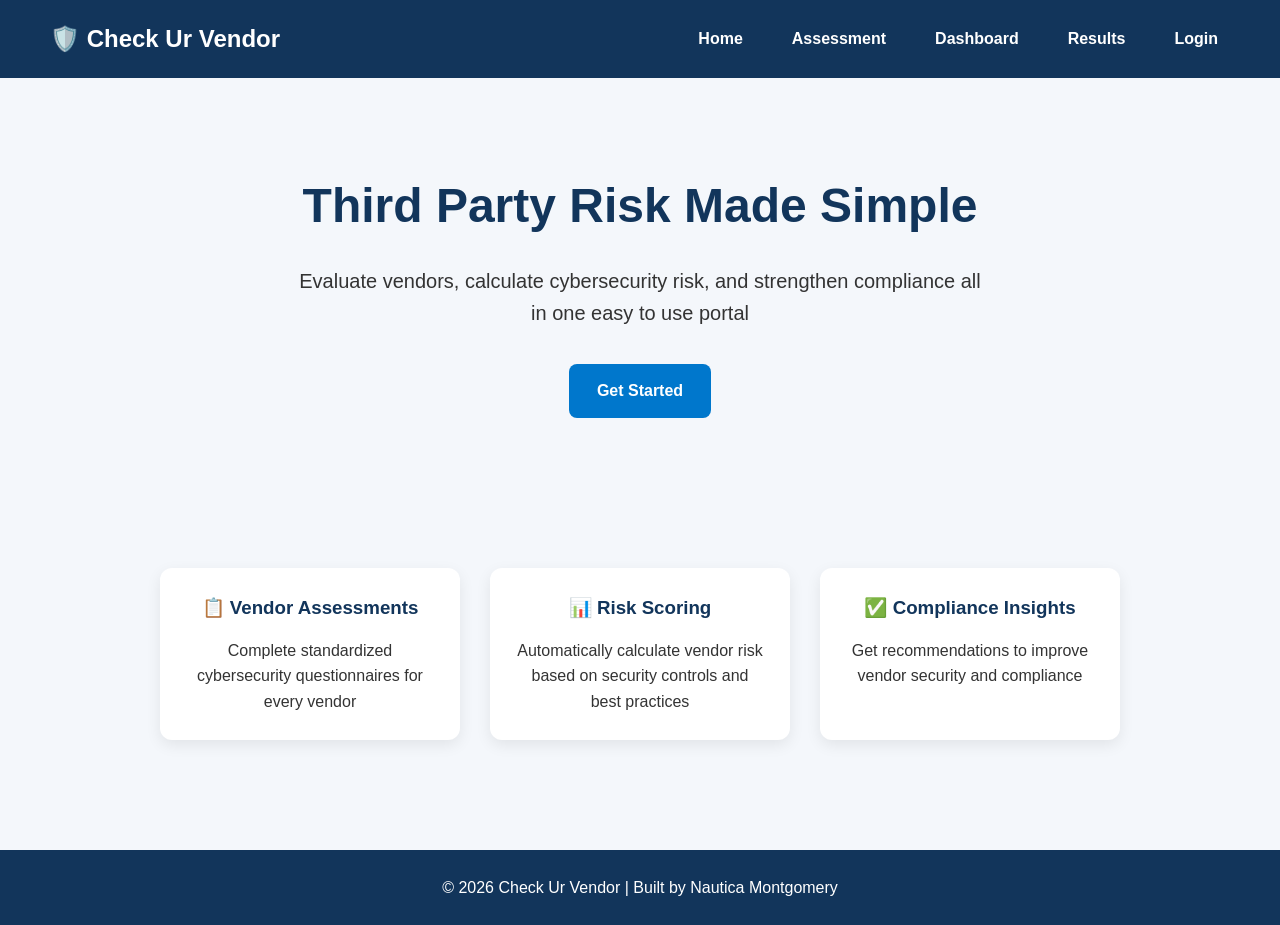
<file: index.html>
<!DOCTYPE html>
<html lang="en">
<head>
    <meta charset="UTF-8">
    <meta name="viewport" content="width=device-width, initial-scale=1.0">
    <title>Check Ur Vendor</title>
    <link rel="stylesheet" href="css/style.css">
</head>
<body>
    <nav>
        <h2>🛡️ Check Ur Vendor</h2>
        <ul>
            <li><a href="index.html">Home</a></li>
            <li><a href="assessment.html">Assessment</a></li>
            <li><a href="dashboard.html">Dashboard</a></li>
            <li><a href="results.html">Results</a></li>
            <li><a href="login.html">Login</a></li>
        </ul>
    </nav>
    <section class="hero">
        <h1>Third Party Risk Made Simple</h1>
        <p>
            Evaluate vendors, calculate cybersecurity risk,
            and strengthen compliance all in one easy to use portal
        </p>
        <a href="assessment.html" class="button">Get Started</a>
    </section>
    <section class="features">
        <div class="card">
            <h3>📋 Vendor Assessments</h3>
            <p>
                Complete standardized cybersecurity questionnaires
                for every vendor
            </p>
        </div>
        <div class="card">
            <h3>📊 Risk Scoring</h3>
            <p>
                Automatically calculate vendor risk based on
                security controls and best practices
            </p>
        </div>
        <div class="card">
            <h3>✅ Compliance Insights</h3>
            <p>
                Get recommendations to improve vendor security
                and compliance
            </p>
        </div>
    </section>
    <footer>
         <p>© 2026 Check Ur Vendor | Built by Nautica Montgomery</p>
    </footer>
</body>
</html>
</file>
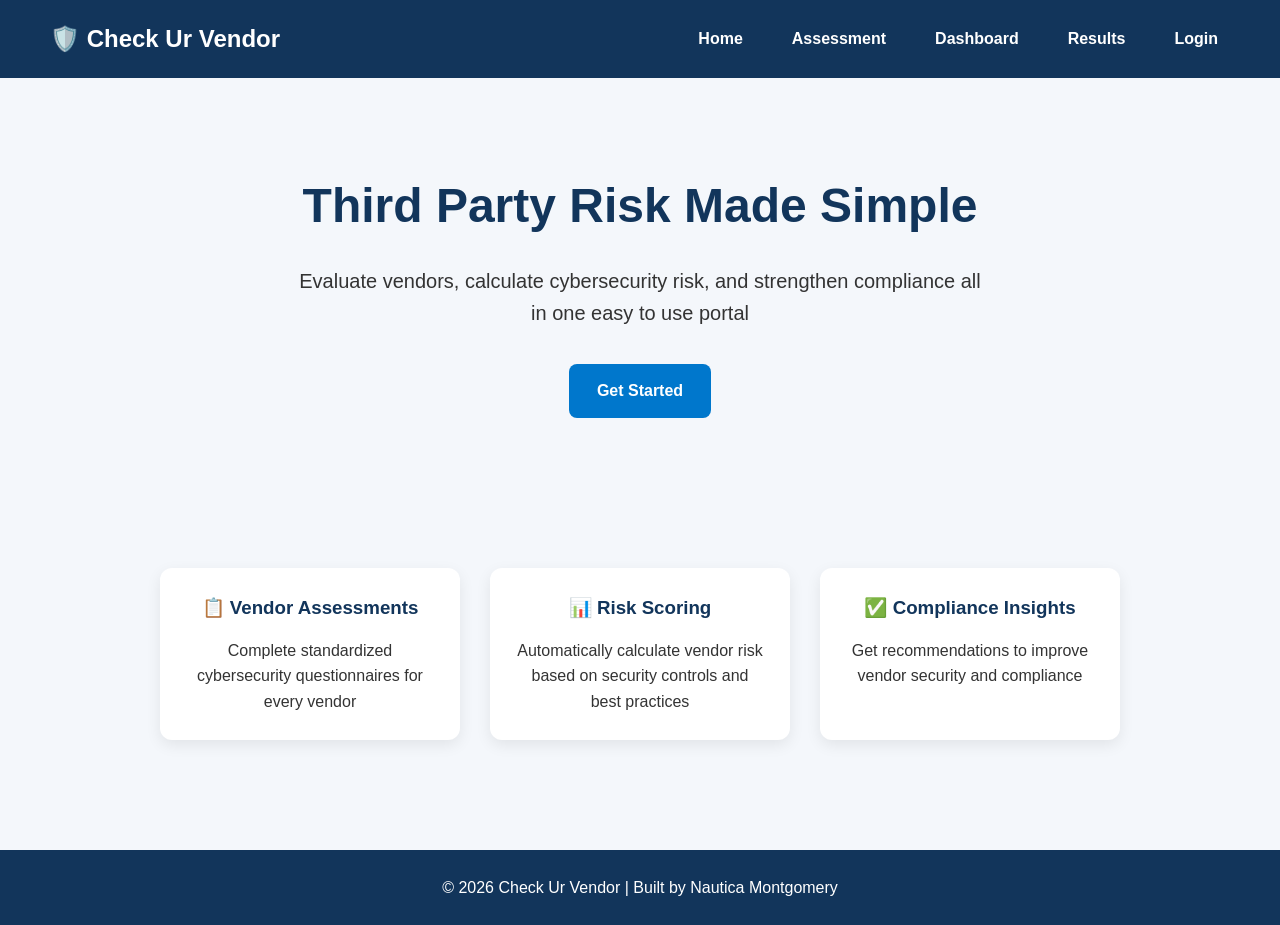
<file: html/index.html>
<!DOCTYPE html>
<html lang="en">
<head>
    <meta charset="UTF-8">
    <meta name="viewport" content="width=device-width, initial-scale=1.0">
    <title>Check Ur Vendor</title>
    <link rel="stylesheet" href="../css/style.css">
</head>
<body>
    <nav>
        <h2>🛡️ Check Ur Vendor</h2>
        <ul>
            <li><a href="index.html">Home</a></li>
            <li><a href="assessment.html">Assessment</a></li>
            <li><a href="dashboard.html">Dashboard</a></li>
            <li><a href="results.html">Results</a></li>
            <li><a href="login.html">Login</a></li>
        </ul>
    </nav>
    <section class="hero">
        <h1>Third Party Risk Made Simple</h1>
        <p>
            Evaluate vendors, calculate cybersecurity risk,
            and strengthen compliance all in one easy to use portal
        </p>
        <a href="assessment.html" class="button">Get Started</a>
    </section>
    <section class="features">
        <div class="card">
            <h3>📋 Vendor Assessments</h3>
            <p>
                Complete standardized cybersecurity questionnaires
                for every vendor
            </p>
        </div>
        <div class="card">
            <h3>📊 Risk Scoring</h3>
            <p>
                Automatically calculate vendor risk based on
                security controls and best practices
            </p>
        </div>
        <div class="card">
            <h3>✅ Compliance Insights</h3>
            <p>
                Get recommendations to improve vendor security
                and compliance
            </p>
        </div>
    </section>
    <footer>
         <p>© 2026 Check Ur Vendor | Built by Nautica Montgomery</p>
    </footer>
    <script src="../js/navigation.js"></script>
</body>
</html>
</file>
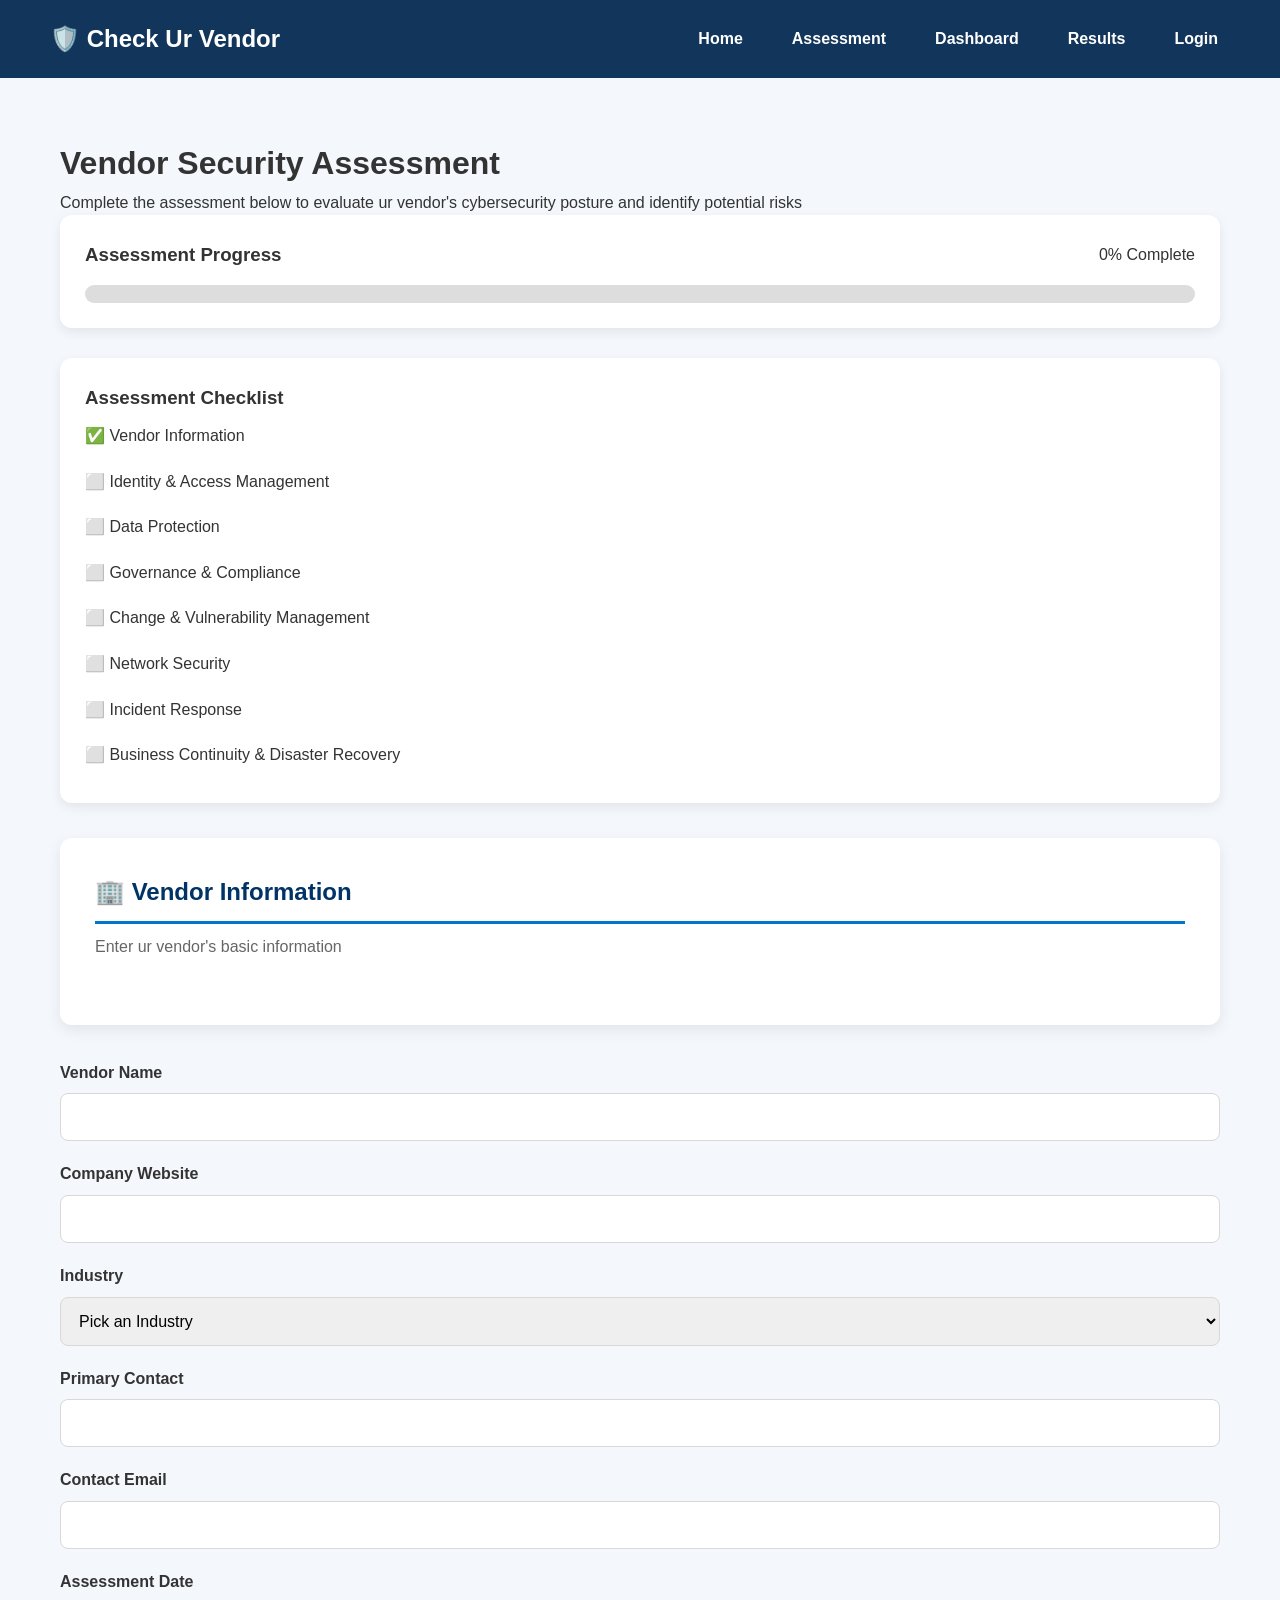
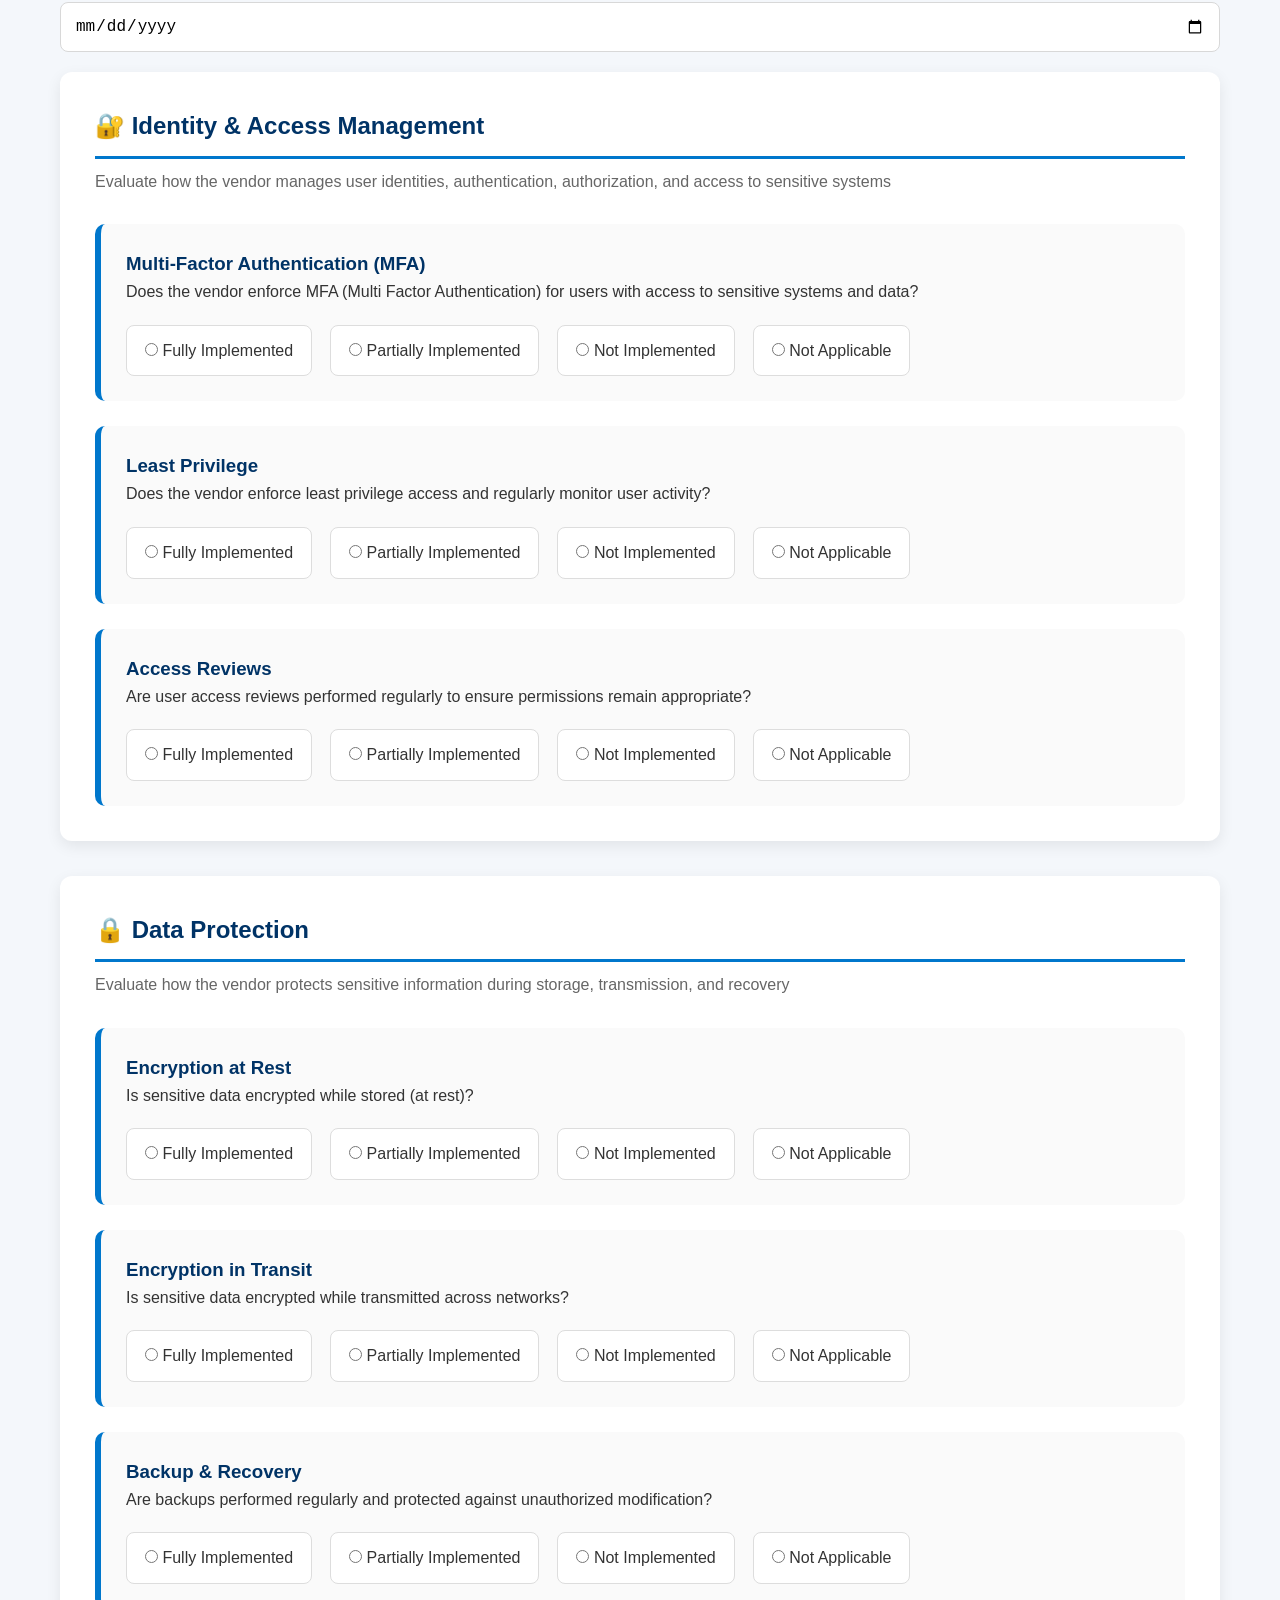
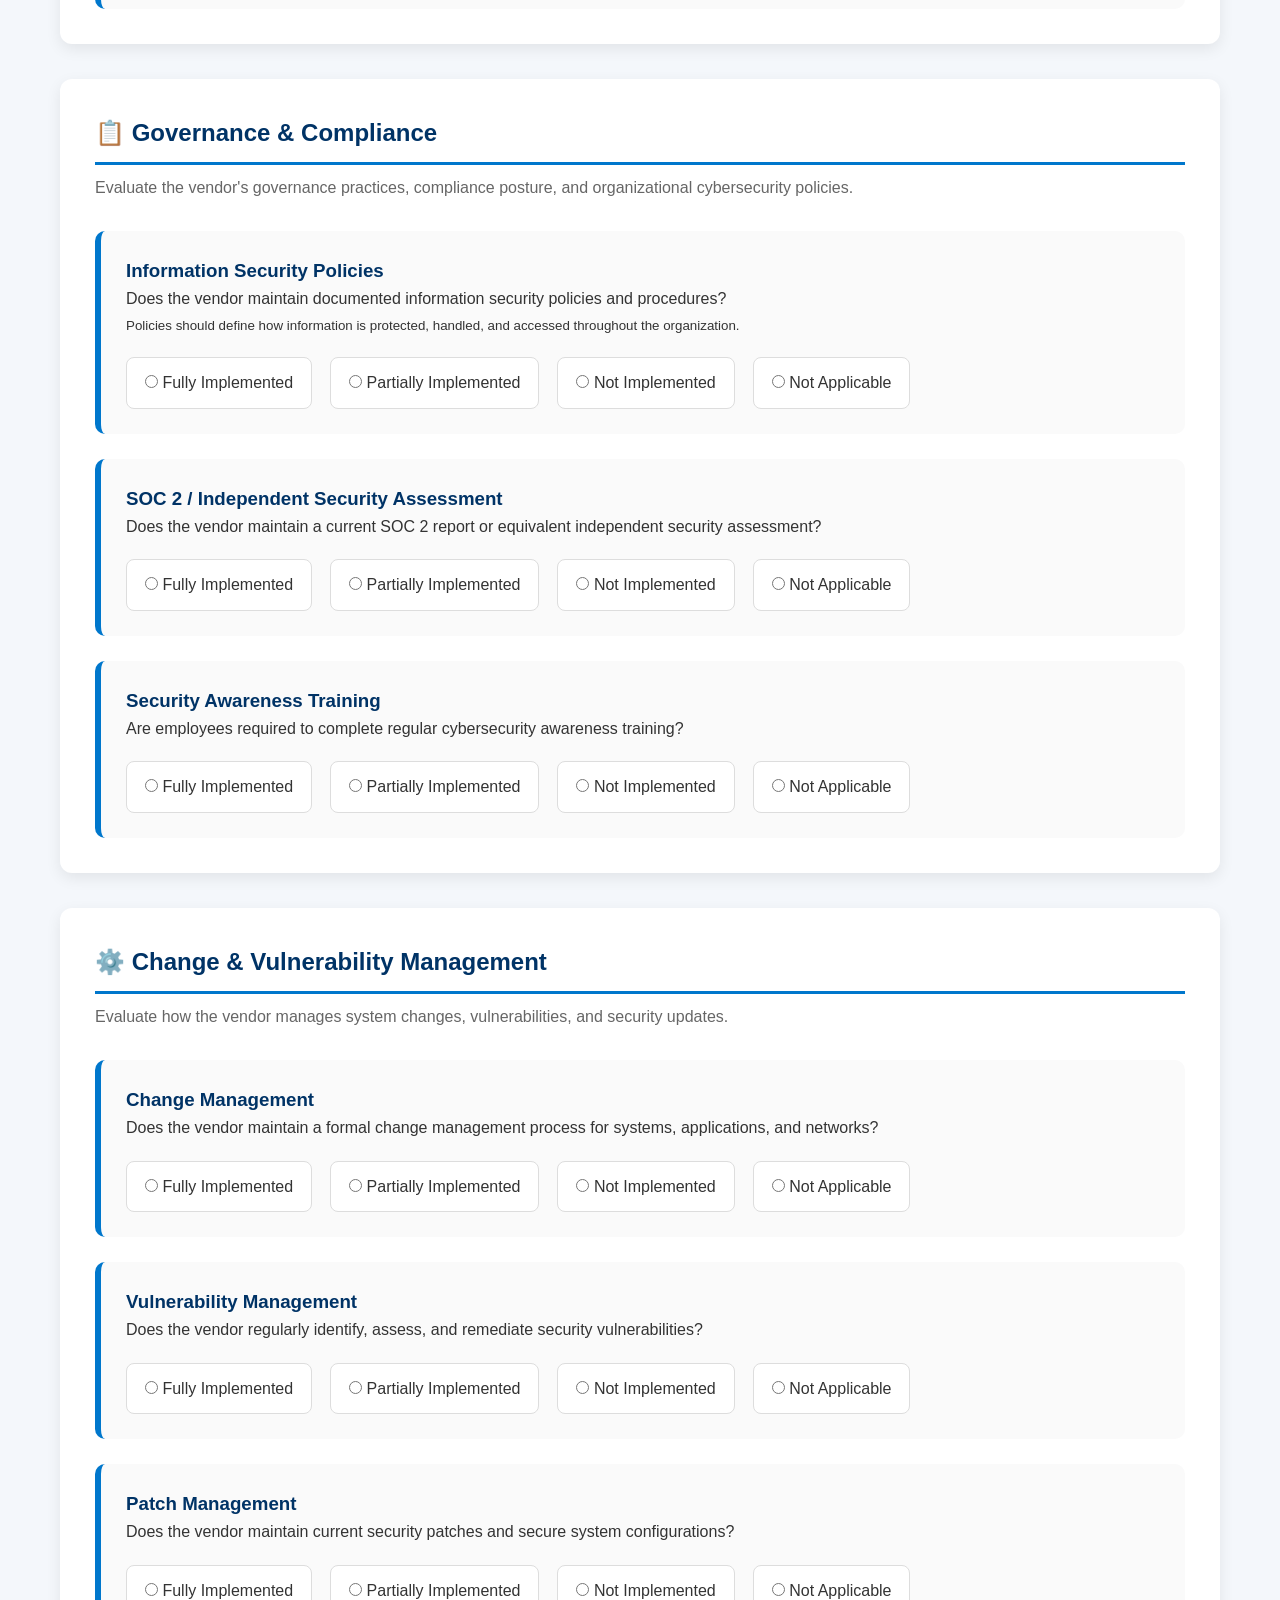
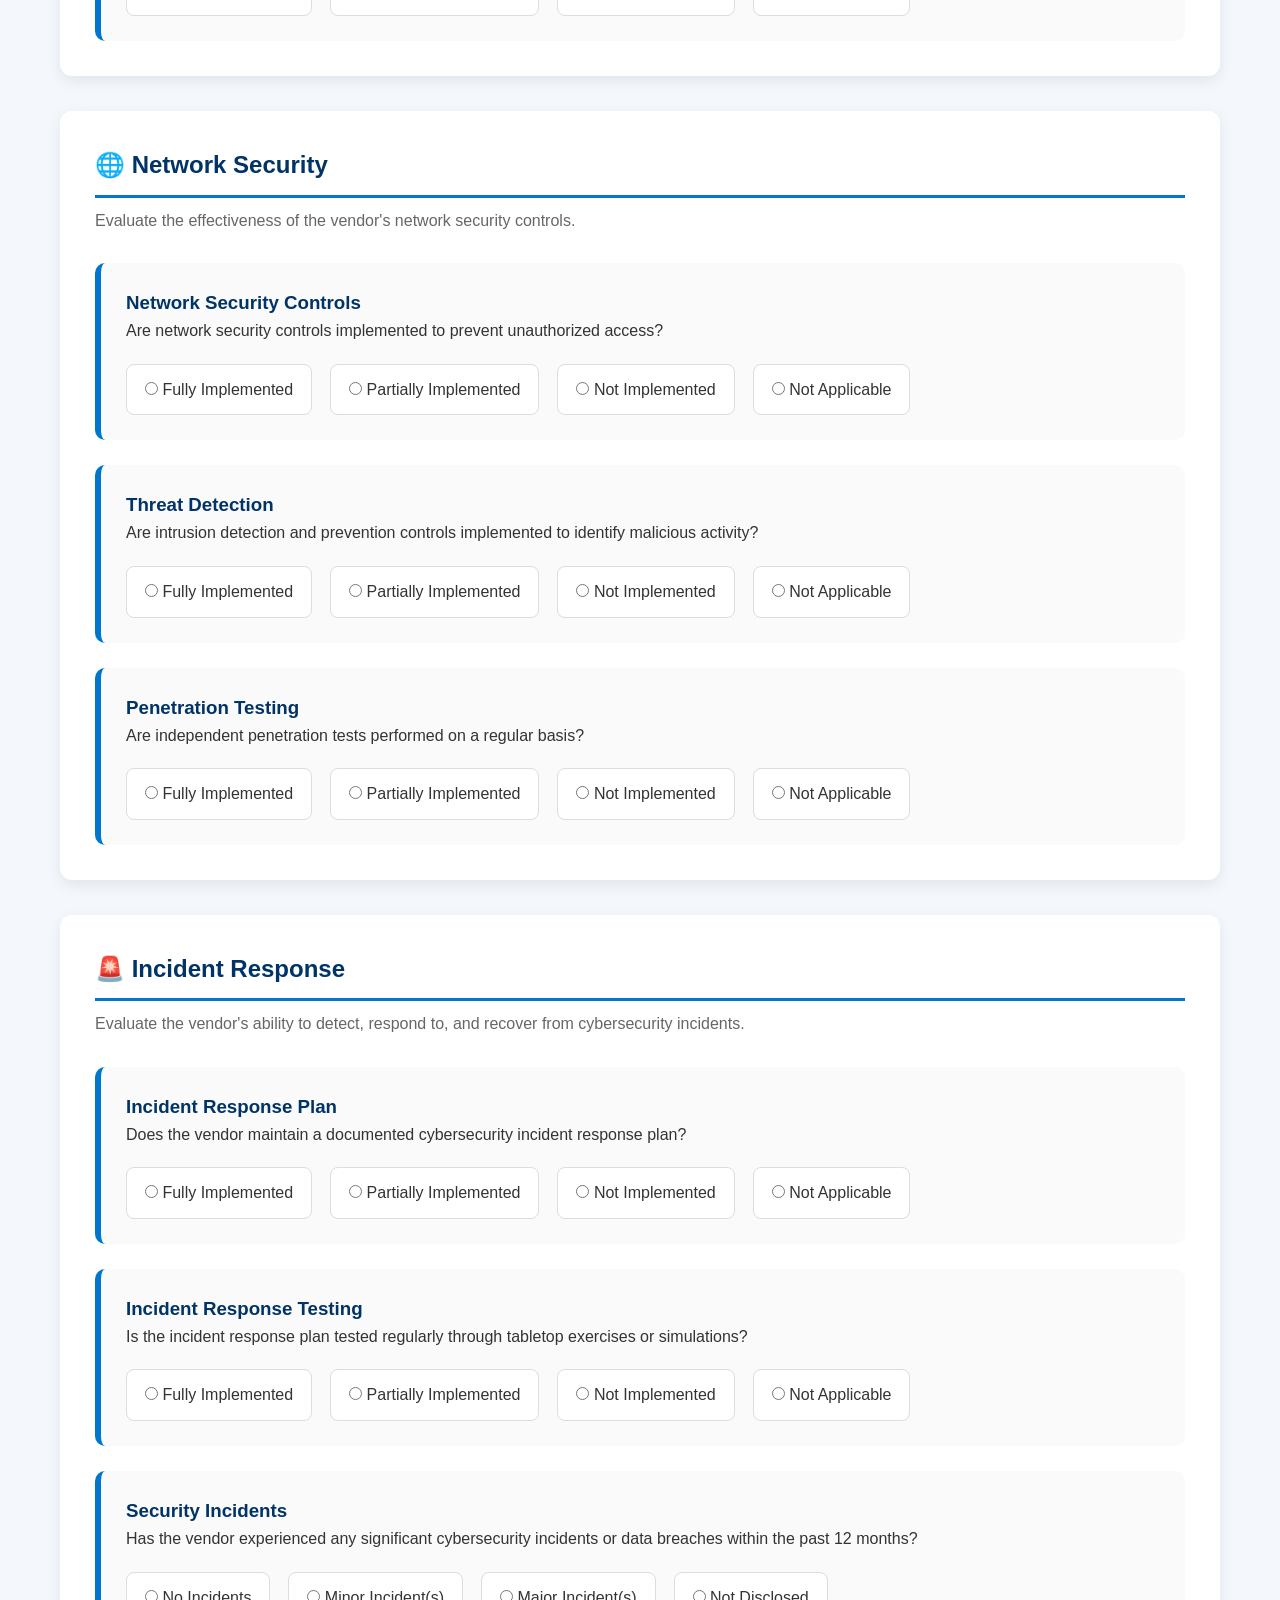
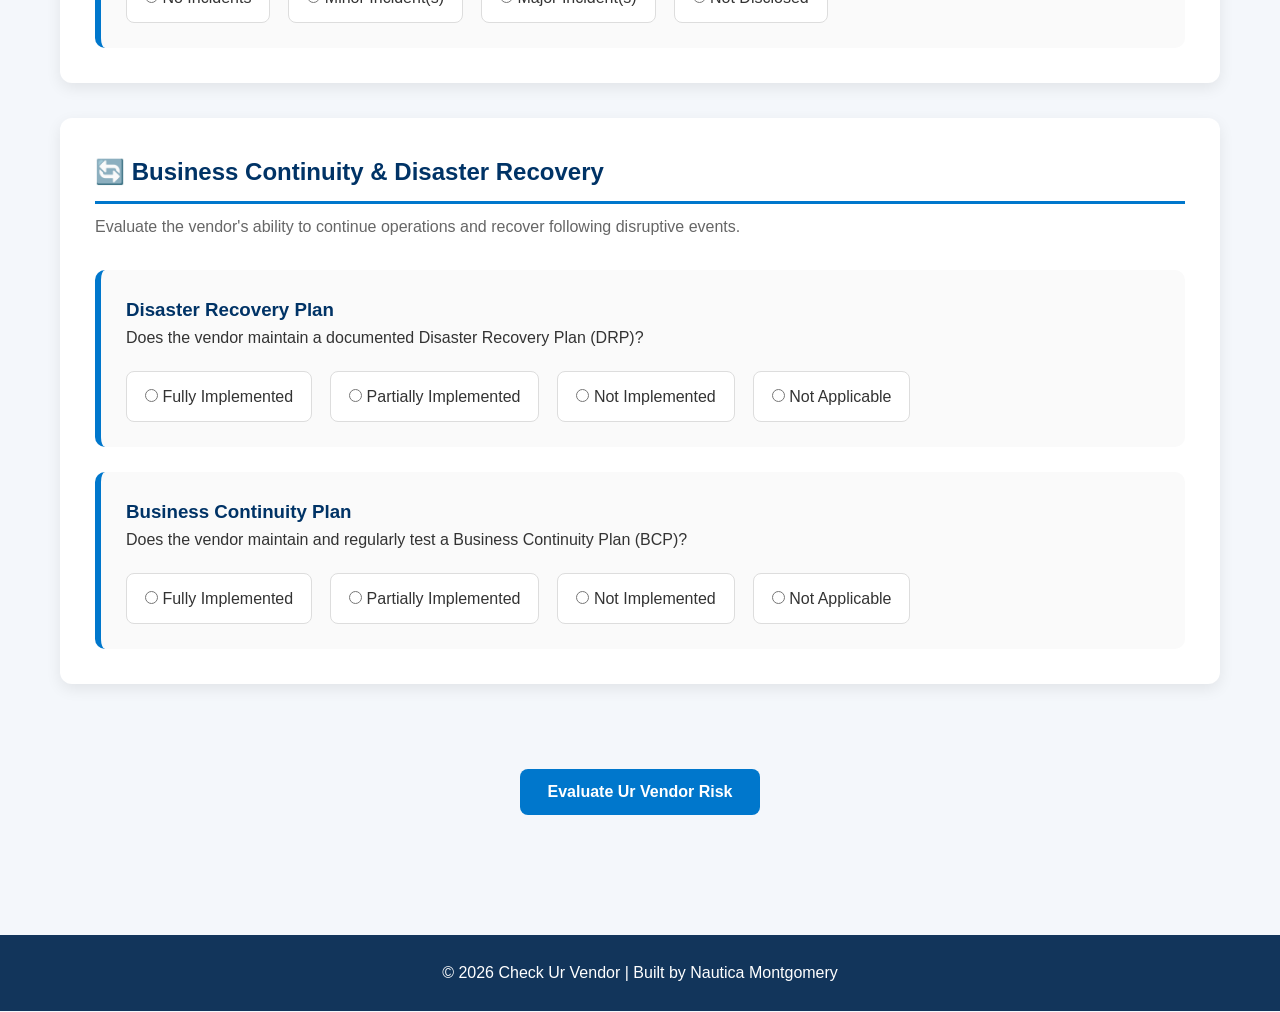
<file:  assessment.html>
<!DOCTYPE html>
<html lang="en">
<head>
    <meta charset="UTF-8">
    <meta name="viewport" content="width=device-width, initial-scale=1.0">
    <title>Vendor Assessment | Check Ur Vendor</title>
    <link rel="stylesheet" href="css/style.css">
</head>
<body>
    <nav>
        <h2>🛡️ Check Ur Vendor</h2>
        <ul>
            <li><a href="index.html">Home</a></li>
            <li><a href="assessment.html">Assessment</a></li>
            <li><a href="dashboard.html">Dashboard</a></li>
            <li><a href="results.html">Results</a></li>
            <li><a href="login.html">Login</a></li>
        </ul>
    </nav>
    <main class="assessment-container">
        <form id="assessmentForm">
            <h1>Vendor Security Assessment</h1>
            <p>
                Complete the assessment below to evaluate ur vendor's
                cybersecurity posture and identify potential risks
            </p>
<div class="progress-container">
    <div class="progress-header">
        <h3>Assessment Progress</h3>
        <span id="progressPercent">0% Complete</span>
    </div>
    <div class="progress-bar">
        <div id="progressFill" class="progress-fill"></div>
    </div>
</div>
<div class="checklist-container">
    <h3>Assessment Checklist</h3>
    <ul id="assessmentChecklist">
        <li id="vendorStatus">⬜ Vendor Information</li>
        <li id="iamStatus">⬜ Identity & Access Management</li>
        <li id="dataStatus">⬜ Data Protection</li>
        <li id="governanceStatus">⬜ Governance & Compliance</li>
        <li id="changeStatus">⬜ Change & Vulnerability Management</li>
        <li id="networkStatus">⬜ Network Security</li>
        <li id="incidentStatus">⬜ Incident Response</li>
        <li id="bcpStatus">⬜ Business Continuity & Disaster Recovery</li>
    </ul>
</div>
<section class="assessment-section">
    <h2>🏢 Vendor Information</h2>
    <p class="section-description">
        Enter ur vendor's basic information
</section>
    </p>
    <div class="form-group">
        <label for="vendorName">Vendor Name</label>
        <input type="text" id="vendorName" name="vendorName" required>
    </div>
    <div class="form-group">
        <label for="website">Company Website</label>
        <input type="url" id="website" name="website">
    </div>
    <div class="form-group">
        <label for="industry">Industry</label>
        <select id="industry" name="industry" required>
            <option value="">Pick an Industry</option>
            <option>Healthcare</option>
            <option>Financial Services</option>
            <option>Technology</option>
            <option>Retail</option>
            <option>Government</option>
            <option>Education</option>
            <option>Manufacturing</option>
            <option>Energy</option>
            <option>Other</option>
        </select>
    </div>
    <div class="form-group">
        <label for="contactName">Primary Contact</label>
        <input type="text" id="contactName" name="contactName" required>
    </div>
    <div class="form-group">
        <label for="contactEmail">Contact Email</label>
        <input type="email" id="contactEmail" name="contactEmail" required>
    </div>
    <div class="form-group">
        <label for="assessmentDate">Assessment Date</label>
        <input type="date" id="assessmentDate" name="assessmentDate" required>
    </div>
</section>
<section class="assessment-section">
    <h2>🔐 Identity & Access Management</h2>
    <p class="section-description">
        Evaluate how the vendor manages user identities, authentication,
        authorization, and access to sensitive systems
    </p>
    <div class="question-card">
        <h3>Multi-Factor Authentication (MFA)</h3>
        <p>
            Does the vendor enforce MFA (Multi Factor Authentication)
            for users with access to sensitive systems and data?
        </p>
        <div class="maturity-scale">
            <label>
                <input type="radio" name="q1" value="10">
                Fully Implemented
            </label>
            <label>
                <input type="radio" name="q1" value="5">
                Partially Implemented
            </label>
            <label>
                <input type="radio" name="q1" value="0">
                Not Implemented
            </label>
            <label>
                <input type="radio" name="q1" value="na">
                Not Applicable
            </label>
        </div>
    </div>
    <div class="question-card">
        <h3>Least Privilege</h3>
        <p>
            Does the vendor enforce least privilege access and
            regularly monitor user activity?
        </p>
        <div class="maturity-scale">
            <label><input type="radio" name="q2" value="10"> Fully Implemented</label>
            <label><input type="radio" name="q2" value="5"> Partially Implemented</label>
            <label><input type="radio" name="q2" value="0"> Not Implemented</label>
            <label><input type="radio" name="q2" value="na"> Not Applicable</label>
        </div>
    </div>
    <div class="question-card">
        <h3>Access Reviews</h3>
        <p>
            Are user access reviews performed regularly to ensure
            permissions remain appropriate?
        </p>
        <div class="maturity-scale">
            <label><input type="radio" name="q3" value="10"> Fully Implemented</label>
            <label><input type="radio" name="q3" value="5"> Partially Implemented</label>
            <label><input type="radio" name="q3" value="0"> Not Implemented</label>
            <label><input type="radio" name="q3" value="na"> Not Applicable</label>
        </div>
    </div>
</section>
<section class="assessment-section">
    <h2>🔒 Data Protection</h2>
    <p class="section-description">
        Evaluate how the vendor protects sensitive information
        during storage, transmission, and recovery
    </p>
    <div class="question-card">
        <h3>Encryption at Rest</h3>
        <p>
            Is sensitive data encrypted while stored (at rest)?
        </p>
        <div class="maturity-scale">
            <label><input type="radio" name="q4" value="10"> Fully Implemented</label>
            <label><input type="radio" name="q4" value="5"> Partially Implemented</label>
            <label><input type="radio" name="q4" value="0"> Not Implemented</label>
            <label><input type="radio" name="q4" value="na"> Not Applicable</label>
        </div>
    </div>
    <div class="question-card">
        <h3>Encryption in Transit</h3>
        <p>
            Is sensitive data encrypted while transmitted
            across networks?
        </p>
        <div class="maturity-scale">
            <label><input type="radio" name="q5" value="10"> Fully Implemented</label>
            <label><input type="radio" name="q5" value="5"> Partially Implemented</label>
            <label><input type="radio" name="q5" value="0"> Not Implemented</label>
            <label><input type="radio" name="q5" value="na"> Not Applicable</label>
        </div>
    </div>
    <div class="question-card">
        <h3>Backup & Recovery</h3>
        <p>
            Are backups performed regularly and protected against
            unauthorized modification?
        </p>
        <div class="maturity-scale">
            <label><input type="radio" name="q6" value="10"> Fully Implemented</label>
            <label><input type="radio" name="q6" value="5"> Partially Implemented</label>
            <label><input type="radio" name="q6" value="0"> Not Implemented</label>
            <label><input type="radio" name="q6" value="na"> Not Applicable</label>
        </div>
    </div>
    </section>
<section class="assessment-section">
    <h2>📋 Governance & Compliance</h2>
    <p class="section-description">
        Evaluate the vendor's governance practices, compliance posture,
        and organizational cybersecurity policies.
    </p>
    <div class="question-card">
        <h3>Information Security Policies</h3>
        <p>
            Does the vendor maintain documented information security
            policies and procedures?
        </p>
        <small>
            Policies should define how information is protected,
            handled, and accessed throughout the organization.
        </small>
        <div class="maturity-scale">
            <label><input type="radio" name="q7" value="10"> Fully Implemented</label>
            <label><input type="radio" name="q7" value="5"> Partially Implemented</label>
            <label><input type="radio" name="q7" value="0"> Not Implemented</label>
            <label><input type="radio" name="q7" value="na"> Not Applicable</label>
        </div>
    </div>
    <div class="question-card">
        <h3>SOC 2 / Independent Security Assessment</h3>
        <p>
            Does the vendor maintain a current SOC 2 report or equivalent
            independent security assessment?
        </p>
        <div class="maturity-scale">
            <label><input type="radio" name="q8" value="10"> Fully Implemented</label>
            <label><input type="radio" name="q8" value="5"> Partially Implemented</label>
            <label><input type="radio" name="q8" value="0"> Not Implemented</label>
            <label><input type="radio" name="q8" value="na"> Not Applicable</label>
        </div>
    </div>
    <div class="question-card">
        <h3>Security Awareness Training</h3>
        <p>
            Are employees required to complete regular cybersecurity
            awareness training?
        </p>
        <div class="maturity-scale">
            <label><input type="radio" name="q9" value="10"> Fully Implemented</label>
            <label><input type="radio" name="q9" value="5"> Partially Implemented</label>
            <label><input type="radio" name="q9" value="0"> Not Implemented</label>
            <label><input type="radio" name="q9" value="na"> Not Applicable</label>
        </div>
    </div>
</section>
<section class="assessment-section">
    <h2>⚙️ Change & Vulnerability Management</h2>
    <p class="section-description">
        Evaluate how the vendor manages system changes,
        vulnerabilities, and security updates.
    </p>
    <div class="question-card">
        <h3>Change Management</h3>
        <p>
            Does the vendor maintain a formal change management process
            for systems, applications, and networks?
        </p>
        <div class="maturity-scale">
            <label><input type="radio" name="q10" value="10"> Fully Implemented</label>
            <label><input type="radio" name="q10" value="5"> Partially Implemented</label>
            <label><input type="radio" name="q10" value="0"> Not Implemented</label>
            <label><input type="radio" name="q10" value="na"> Not Applicable</label>
        </div>
    </div>
    <div class="question-card">
        <h3>Vulnerability Management</h3>
        <p>
            Does the vendor regularly identify, assess, and remediate
            security vulnerabilities?
        </p>
        <div class="maturity-scale">
            <label><input type="radio" name="q11" value="10"> Fully Implemented</label>
            <label><input type="radio" name="q11" value="5"> Partially Implemented</label>
            <label><input type="radio" name="q11" value="0"> Not Implemented</label>
            <label><input type="radio" name="q11" value="na"> Not Applicable</label>
        </div>
    </div>
    <div class="question-card">
        <h3>Patch Management</h3>
        <p>
            Does the vendor maintain current security patches
            and secure system configurations?
        </p>
        <div class="maturity-scale">
            <label><input type="radio" name="q12" value="10"> Fully Implemented</label>
            <label><input type="radio" name="q12" value="5"> Partially Implemented</label>
            <label><input type="radio" name="q12" value="0"> Not Implemented</label>
            <label><input type="radio" name="q12" value="na"> Not Applicable</label>
        </div>
    </div>
</section>
<section class="assessment-section">
    <h2>🌐 Network Security</h2>
    <p class="section-description">
        Evaluate the effectiveness of the vendor's network
        security controls.
    </p>
    <div class="question-card">
        <h3>Network Security Controls</h3>
        <p>
            Are network security controls implemented to prevent
            unauthorized access?
        </p>
        <div class="maturity-scale">
            <label><input type="radio" name="q13" value="10"> Fully Implemented</label>
            <label><input type="radio" name="q13" value="5"> Partially Implemented</label>
            <label><input type="radio" name="q13" value="0"> Not Implemented</label>
            <label><input type="radio" name="q13" value="na"> Not Applicable</label>
        </div>
    </div>
    <div class="question-card">
        <h3>Threat Detection</h3>
        <p>
            Are intrusion detection and prevention controls
            implemented to identify malicious activity?
        </p>
        <div class="maturity-scale">
            <label><input type="radio" name="q14" value="10"> Fully Implemented</label>
            <label><input type="radio" name="q14" value="5"> Partially Implemented</label>
            <label><input type="radio" name="q14" value="0"> Not Implemented</label>
            <label><input type="radio" name="q14" value="na"> Not Applicable</label>
        </div>
    </div>
    <div class="question-card">
        <h3>Penetration Testing</h3>
        <p>
            Are independent penetration tests performed
            on a regular basis?
        </p>
        <div class="maturity-scale">
            <label><input type="radio" name="q15" value="10"> Fully Implemented</label>
            <label><input type="radio" name="q15" value="5"> Partially Implemented</label>
            <label><input type="radio" name="q15" value="0"> Not Implemented</label>
            <label><input type="radio" name="q15" value="na"> Not Applicable</label>
        </div>
    </div>
</section>
<section class="assessment-section">
    <h2>🚨 Incident Response</h2>
    <p class="section-description">
        Evaluate the vendor's ability to detect,
        respond to, and recover from cybersecurity incidents.
    </p>
    <div class="question-card">
        <h3>Incident Response Plan</h3>
        <p>
            Does the vendor maintain a documented
            cybersecurity incident response plan?
        </p>
        <div class="maturity-scale">
            <label><input type="radio" name="q16" value="10"> Fully Implemented</label>
            <label><input type="radio" name="q16" value="5"> Partially Implemented</label>
            <label><input type="radio" name="q16" value="0"> Not Implemented</label>
            <label><input type="radio" name="q16" value="na"> Not Applicable</label>
        </div>
    </div>
    <div class="question-card">
        <h3>Incident Response Testing</h3>
        <p>
            Is the incident response plan tested regularly
            through tabletop exercises or simulations?
        </p>
        <div class="maturity-scale">
            <label><input type="radio" name="q17" value="10"> Fully Implemented</label>
            <label><input type="radio" name="q17" value="5"> Partially Implemented</label>
            <label><input type="radio" name="q17" value="0"> Not Implemented</label>
            <label><input type="radio" name="q17" value="na"> Not Applicable</label>
        </div>
    </div>
    <div class="question-card">
        <h3>Security Incidents</h3>
        <p>
            Has the vendor experienced any significant
            cybersecurity incidents or data breaches
            within the past 12 months?
        </p>
        <div class="maturity-scale">
            <label><input type="radio" name="q18" value="10"> No Incidents</label>
            <label><input type="radio" name="q18" value="5"> Minor Incident(s)</label>
            <label><input type="radio" name="q18" value="0"> Major Incident(s)</label>
            <label><input type="radio" name="q18" value="na"> Not Disclosed</label>
        </div>
    </div>
</section>
<section class="assessment-section">
    <h2>🔄 Business Continuity & Disaster Recovery</h2>
    <p class="section-description">
        Evaluate the vendor's ability to continue
        operations and recover following disruptive events.
    </p>
    <div class="question-card">
        <h3>Disaster Recovery Plan</h3>
        <p>
            Does the vendor maintain a documented
            Disaster Recovery Plan (DRP)?
        </p>
        <div class="maturity-scale">
            <label><input type="radio" name="q19" value="10"> Fully Implemented</label>
            <label><input type="radio" name="q19" value="5"> Partially Implemented</label>
            <label><input type="radio" name="q19" value="0"> Not Implemented</label>
            <label><input type="radio" name="q19" value="na"> Not Applicable</label>
        </div>
    </div>
    <div class="question-card">
        <h3>Business Continuity Plan</h3>
        <p>
            Does the vendor maintain and regularly test
            a Business Continuity Plan (BCP)?
        </p>
        <div class="maturity-scale">
            <label><input type="radio" name="q20" value="10"> Fully Implemented</label>
            <label><input type="radio" name="q20" value="5"> Partially Implemented</label>
            <label><input type="radio" name="q20" value="0"> Not Implemented</label>
            <label><input type="radio" name="q20" value="na"> Not Applicable</label>
        </div>
    </div>
</section>
<div class="submit-section">
    <button type="submit" class="button">
        Evaluate Ur Vendor Risk
    </button>
</div>
</form>
</main>
<footer>
    <p>© 2026 Check Ur Vendor | Built by Nautica Montgomery</p>
</footer>
<script src="js/riskEngine.js"></script>
<script src="js/app.js"></script>
</body>
</html>
</file>
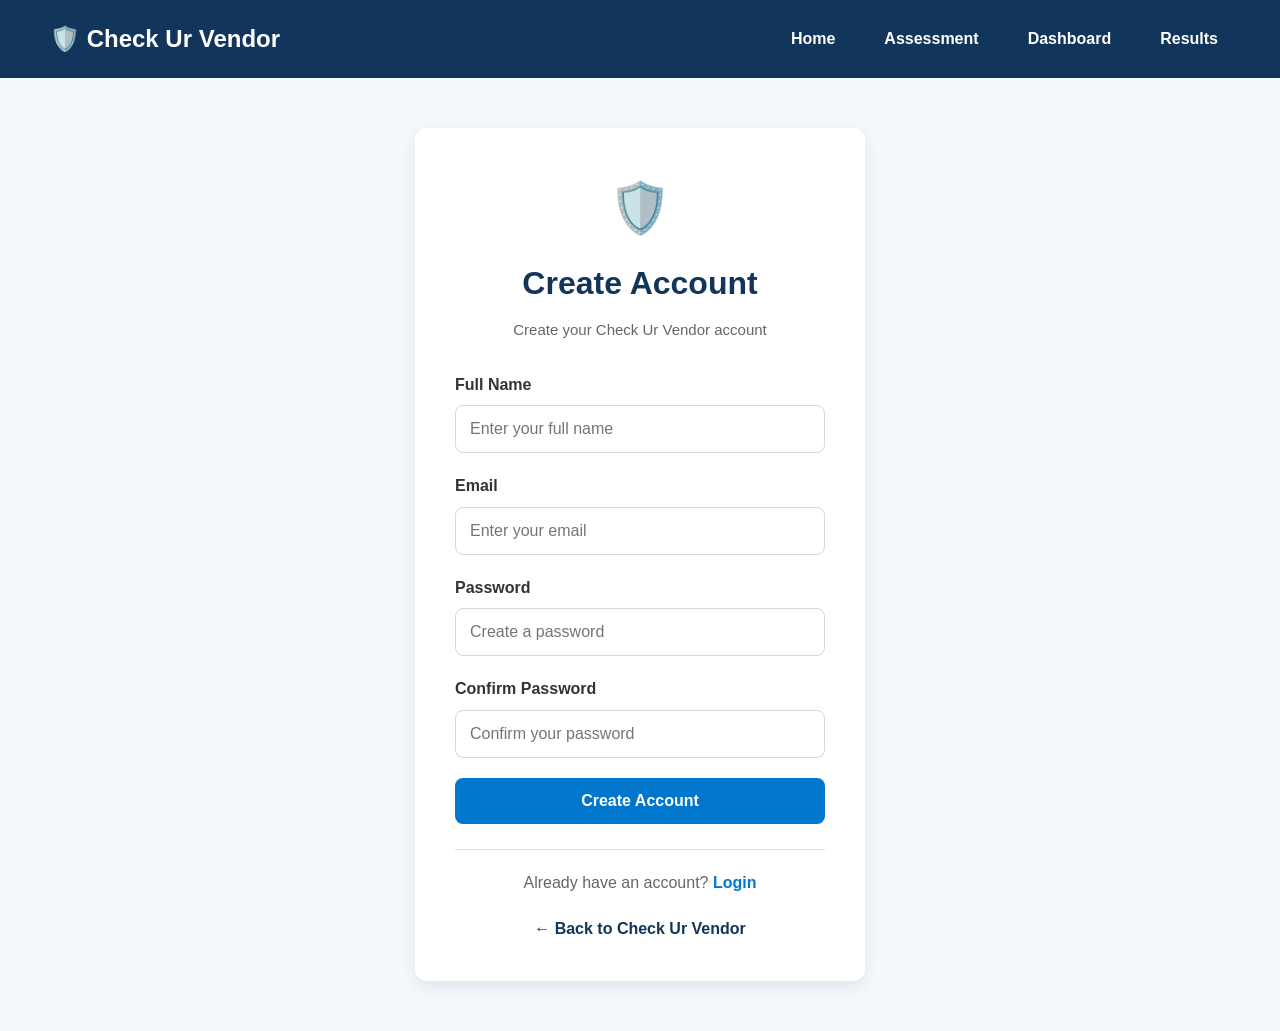
<file: html/create-account.html>
<!DOCTYPE html>
<html lang="en">
<head>
    <meta charset="UTF-8">
    <meta
        name="viewport"
        content="width=device-width, initial-scale=1.0"
    >
    <title>Create Account | Check Ur Vendor</title>
   <link rel="stylesheet" href="../css/style.css">
</head>
<body>
<nav>
    <h2>🛡️ Check Ur Vendor</h2>
    <ul>
        <li>
            <a href="index.html">Home</a>
        </li>
        <li>
            <a href="assessment.html">Assessment</a>
        </li>
        <li>
            <a href="dashboard.html">Dashboard</a>
        </li>
        <li>
            <a href="results.html">Results</a>
        </li>
    </ul>
</nav>
<main class="login-container">
    <div class="login-card">
        <div class="login-header">
            <div class="login-icon">
                🛡️
            </div>
            <h1>Create Account</h1>
            <p>
                Create your Check Ur Vendor account
            </p>
        </div>
        <form id="createAccountForm">
            <div class="form-group">
                <label for="fullName">
                    Full Name
                </label>
                <input
                    type="text"
                    id="fullName"
                    name="fullName"
                    placeholder="Enter your full name"
                    required
                >
            </div>
            <div class="form-group">
                <label for="accountEmail">
                    Email
                </label>
                <input
                    type="email"
                    id="accountEmail"
                    name="accountEmail"
                    placeholder="Enter your email"
                    required
                >
            </div>
            <div class="form-group">
                <label for="accountPassword">
                    Password
                </label>
                <input
                    type="password"
                    id="accountPassword"
                    name="accountPassword"
                    placeholder="Create a password"
                    required
                >
            </div>
            <div class="form-group">
                <label for="confirmPassword">
                    Confirm Password
                </label>
                <input
                    type="password"
                    id="confirmPassword"
                    name="confirmPassword"
                    placeholder="Confirm your password"
                    required
                >
            </div>
            <button
                type="submit"
                class="login-button"
            >
                Create Account
            </button>
        </form>
        <div class="create-account">
            <p>
                Already have an account?
                <a href="login.html">
                    Login
                </a>
            </p>
        </div>
        <div class="back-home">
            <a href="index.html">
                ← Back to Check Ur Vendor
            </a>
        </div>
    </div>
</main>
<script src="../js/create-account.js"></script>
</body>
</html>
</file>
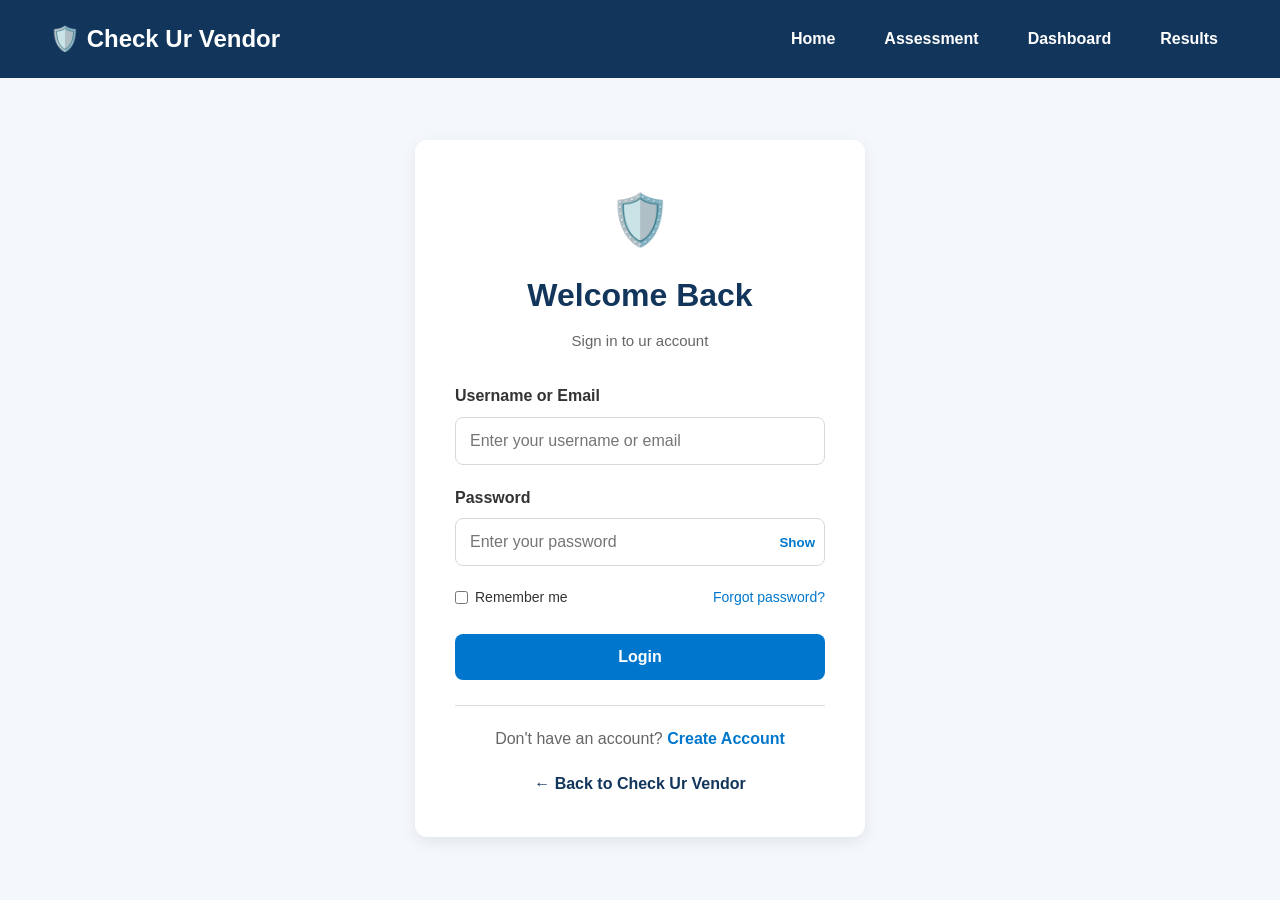
<file: html/dashboard.html>
<!DOCTYPE html>
<html lang="en">
<head>
    <meta charset="UTF-8">
    <meta name="viewport"
          content="width=device-width, initial-scale=1.0">
    <title>Dashboard | Check Ur Vendor</title>
    <link rel="stylesheet" href="../css/style.css">
</head>
<body>
<nav>
    <h2>🛡️ Check Ur Vendor</h2>
    <ul>
        <li>
            <a href="index.html">Home</a>
        </li>
        <li>
            <a href="assessment.html">Assessment</a>
        </li>
        <li>
            <a href="dashboard.html" class="active">Dashboard</a>
        </li>
        <li>
            <a href="results.html">Results</a>
        </li>
        <li>
            <a href="login.html" id="authButton">Login</a>
        </li>
    </ul>
</nav>
<main class="dashboard-container">
<h1>Vendor Risk Dashboard</h1>
<p class="dashboard-subtitle">
View vendor risk metrics and assessment history.
</p>
<div class="summary-grid">
<div class="summary-card">
<h3>Total Vendors</h3>
<h2 id="totalVendors">0</h2>
</div>
<div class="summary-card">
<h3>Average Score</h3>
<h2 id="averageScore">0%</h2>
</div>
<div class="summary-card">
<h3>High Risk Vendors</h3>
<h2 id="highRiskCount">0</h2>
</div>
<div class="summary-card">
<h3>Low Risk Vendors</h3>
<h2 id="lowRiskCount">0</h2>
</div>
</div>
<div class="history-card">
<h2>Recent Assessments</h2>
<table>
<thead>
<tr>
<th>Vendor</th>
<th>Score</th>
<th>Risk</th>
<th>Date</th>
</tr>
</thead>
<tbody id="historyTable">
</tbody>
</table>
</div>
</main>
<a href="#" id="logoutButton" class="button">Logout</a>
<script src="../js/auth.js"></script>
<script src="../js/dashboard.js"></script>
<script src="../js/logout.js"></script>
<script src="../js/navigation.js" defer></script>
</body>
</html>
</file>
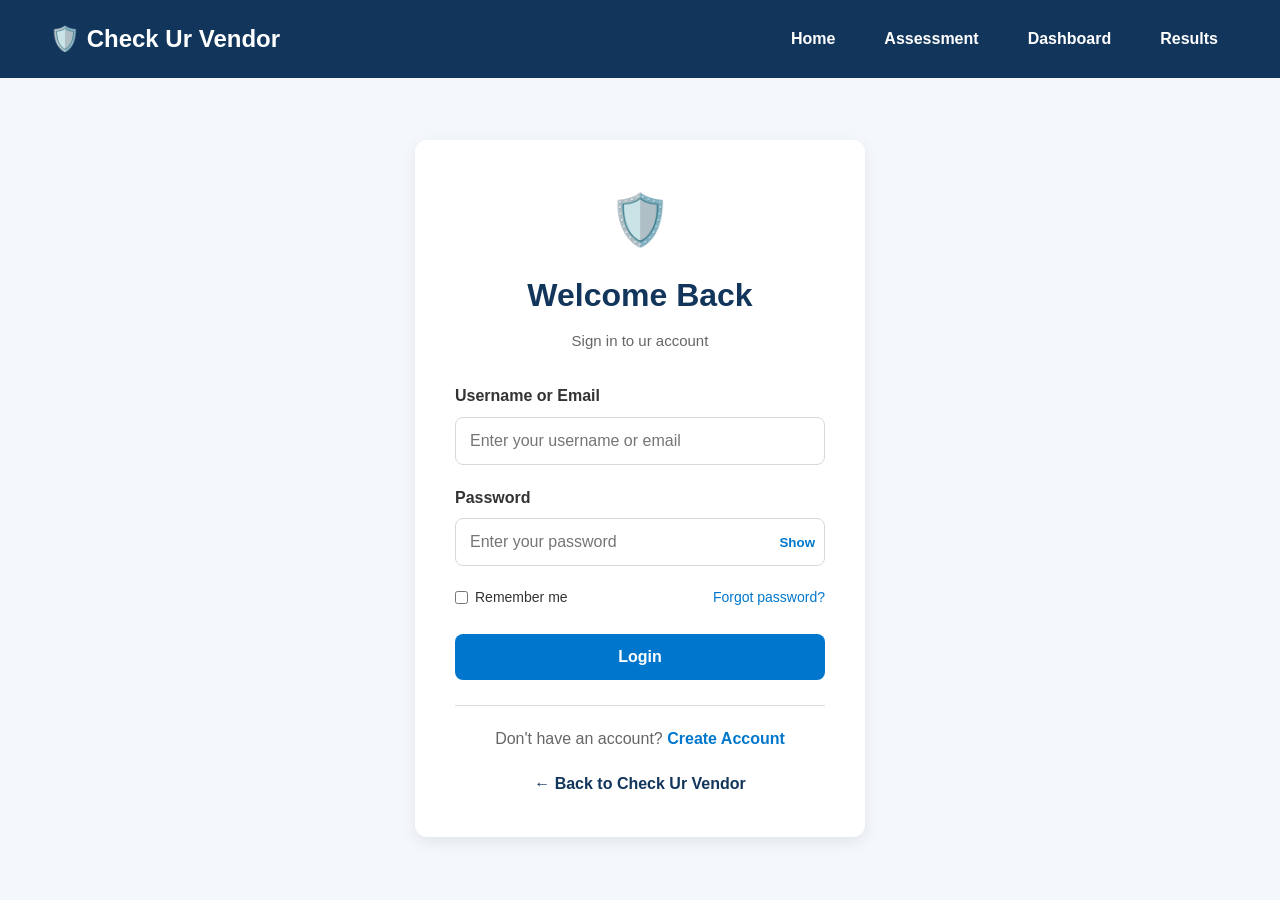
<file: html/login.html>
<!DOCTYPE html>
<html lang="en">
<head>
    <meta charset="UTF-8">
    <meta name="viewport" content="width=device-width, initial-scale=1.0">
    <title>Login | Check Ur Vendor</title>
    <link rel="stylesheet" href="../css/style.css">
</head>
<body>
    <nav>
        <h2>🛡️ Check Ur Vendor</h2>
        <ul>
            <li><a href="index.html">Home</a></li>
            <li><a href="assessment.html">Assessment</a></li>
            <li><a href="dashboard.html">Dashboard</a></li>
            <li><a href="results.html">Results</a></li>
        </ul>
    </nav>
    <main class="login-container">
        <div class="login-card">
            <div class="login-header">
                <div class="login-icon">
                    🛡️
                </div>
                <h1>Welcome Back</h1>
                <p>
                    Sign in to ur account
                </p>
            </div>
            <form id="loginForm">
                <div class="form-group">
                    <label for="username">
                        Username or Email
                    </label>
                    <input
                        type="text"
                        id="username"
                        name="username"
                        placeholder="Enter your username or email"
                        required
                    >
                </div>
                <div class="form-group">
                    <label for="password">
                        Password
                    </label>
                    <div class="password-wrapper">
                        <input
                            type="password"
                            id="password"
                            name="password"
                            placeholder="Enter your password"
                            required
                        >
                        <button
                            type="button"
                            id="togglePassword"
                            class="password-toggle"
                        >
                            Show
                        </button>
                    </div>
                </div>
                <div class="login-options">
                    <label class="remember-option">
                        <input
                            type="checkbox"
                            id="rememberMe"
                        >
                        <span>Remember me</span>
                    </label>
                    <a href="#" id="forgotPassword">
                        Forgot password?
                    </a>
                </div>
                <button
                    type="submit"
                    class="login-button"
                >
                    Login
                </button>
            </form>
            <div class="create-account">
                <p>
                    Don't have an account?
                    <a href="create-account.html">
                        Create Account
                    </a>
                </p>
            </div>
            <div class="back-home">
                <a href="index.html">
                    ← Back to Check Ur Vendor
                </a>
            </div>
        </div>
    </main>
    <script src="../js/login.js"></script>
</body>
</html>
</file>
<file: css/style.css>
*{
    margin:0;
    padding:0;
    box-sizing:border-box;
}
body{
    font-family:Arial, Helvetica, sans-serif;
    background:#f4f7fb;
    color:#333;
}
nav{
    background:#12355B;
    color:white;
    display:flex;
    justify-content:space-between;
    align-items:center;
    padding:20px 50px;
}
nav ul{
    display:flex;
    list-style:none;
    gap:25px;
}
nav a{
    color:white;
    text-decoration:none;
    font-weight:bold;
}
nav a:hover{
    color:#00C2A8;
}
.hero{
    text-align:center;
    padding:90px 20px;
}
.hero h1{
    font-size:48px;
    color:#12355B;
    margin-bottom:20px;
}
.hero p{
    font-size:20px;
    max-width:700px;
    margin:auto;
    line-height:1.6;
}
.button{
    display:inline-block;
    margin-top:35px;
    background:#00C2A8;
    color:white;
    padding:15px 35px;
    border-radius:8px;
    text-decoration:none;
    font-weight:bold;
}
.button:hover{
    background:#009B87;
}
.features{
    display:flex;
    justify-content:center;
    gap:30px;
    padding:60px;
    flex-wrap:wrap;
}
.card{
    width:300px;
    background:white;
    padding:25px;
    border-radius:12px;
    box-shadow:0 6px 15px rgba(0,0,0,.15);
    text-align:center;
}
.card h3{
    color:#12355B;
    margin-bottom:15px;
}
footer{
    background:#12355B;
    color:white;
    text-align:center;
    padding:25px;
    margin-top:50px;
}
body {
    margin: 0;
    font-family: Arial, Helvetica, sans-serif;
    background: #f4f7fb;
    color: #333;
    line-height: 1.6;
}
.assessment-container {
    max-width: 1200px;
    margin: 40px auto;
    padding: 20px;
}
.assessment-section {
    background: white;
    padding: 35px;
    margin-bottom: 35px;
    border-radius: 12px;
    box-shadow: 0 5px 15px rgba(0,0,0,.08);
}
.assessment-section h2{
    color:#003366;
    margin-bottom:10px;
    border-bottom:3px solid #0077cc;
    padding-bottom:10px;
}
.section-description{
    color:#666;
    margin-bottom:30px;
    font-size:16px;
}
.form-group{
    display:flex;
    flex-direction:column;
    margin-bottom:20px;
}
.form-group label{
    font-weight:bold;
    margin-bottom:8px;
}
.form-group input,
.form-group select{
    padding:14px;
    border:1px solid #d8d8d8;
    border-radius:8px;
    font-size:16px;
}
.form-group input:focus,
.form-group select:focus{
    border-color:#0077cc;
    outline:none;
    box-shadow:0 0 8px rgba(0,119,204,.25);
}
.question-card{
    background:#fafafa;
    border-left:6px solid #0077cc;
    padding:25px;
    margin-top:25px;
    border-radius:10px;
}
.question-card h3{
    margin-top:0;
    color:#003366;
}
.maturity-scale{
    display:flex;
    flex-wrap:wrap;
    gap:18px;
    margin-top:20px;
}
.maturity-scale label{
    background:white;
    border:1px solid #ddd;
    border-radius:8px;
    padding:12px 18px;
    cursor:pointer;
    transition:.3s;
}
.maturity-scale label:hover{
    background:#0077cc;
    color:white;
}
.submit-section{
    text-align:center;
    margin:50px 0;
}
.button{
    background:#0077cc;
    color:white;
    border:none;
    padding:18px 40px;
    border-radius:10px;
    font-size:18px;
    cursor:pointer;
    transition:.3s;
}
.button:hover{
    background:#005fa3;
    transform:translateY(-3px);
}
@media(max-width:768px){
.maturity-scale{
    flex-direction:column;
}
.assessment-section{
    padding:20px;
}
}
.progress-container{
    background:white;
    padding:25px;
    border-radius:12px;
    margin-bottom:30px;
    box-shadow:0 4px 12px rgba(0,0,0,.08);
}
.progress-header{
    display:flex;
    justify-content:space-between;
    align-items:center;
    margin-bottom:15px;
}
.progress-bar{
    background:#ddd;
    height:18px;
    border-radius:20px;
    overflow:hidden;
}
.progress-fill{
    width:0%;
    height:100%;
    background:#0077cc;
    transition:width .5s ease;
}
.checklist-container{
    background:white;
    margin-bottom:35px;
    padding:25px;
    border-radius:12px;
    box-shadow:0 4px 12px rgba(0,0,0,.08);
}
.checklist-container ul{
    list-style:none;
    padding:0;
}
.checklist-container li{
    padding:10px 0;
    font-size:16px;
}
.risk-badge{
    display:inline-block;
    padding:10px 24px;
    margin-top:12px;
    border-radius:25px;
    color:white;
    font-weight:bold;
    font-size:16px;
    width:auto;
}
.low{
    background:#27AE60;
}
.medium{
    background:#F2C94C;
    color:#333;
}
.high{
    background:#EB5757;
}
.domain-row{
display:flex;
justify-content:space-between;
padding:12px;
margin:10px 0;
background:#f8f9fa;
border-radius:8px;
}
.domain-row{
    margin-bottom:20px;
}
.domain-info{
    display:flex;
    justify-content:space-between;
    margin-bottom:6px;
}
.score-bar{
    width:100%;
    height:14px;
    background:#d9d9d9;
    border-radius:10px;
    overflow:hidden;
    margin-top:6px;
}
.score-fill{
    height:100%;
    border-radius:10px;
    background:#2f80ed;
    transition:width .5s ease;
}
.overall-progress{
    margin-top:20px;
}
.overall-progress .score-bar{
    height:24px;
}
.overall-progress .score-fill{
    background:linear-gradient(90deg,#2F80ED,#00C2A8);
}
.results-container{
    max-width:1000px;
    margin:40px auto;
    padding:20px;
}
.overall-card{
    background:white;
    border-radius:12px;
    padding:30px;
    box-shadow:0 5px 15px rgba(0,0,0,.08);
    text-align:center;
}
.risk-label{
    margin-top:20px;
    margin-bottom:10px;
    font-weight:bold;
    color:#555;
}
.dashboard-container{
    max-width:1200px;
    margin:auto;
    padding:40px;
}
.dashboard-container h1{
    color:#12355B;
    margin-bottom:10px;
}
.dashboard-subtitle{
    color:#666;
    margin-bottom:35px;
}
.summary-grid{
    display:grid;
    grid-template-columns:repeat(auto-fit,minmax(220px,1fr));
    gap:25px;
    margin-bottom:45px;
}
.summary-card{
    background:white;
    padding:30px;
    border-radius:15px;
    text-align:center;
    box-shadow:0 8px 20px rgba(0,0,0,.08);
}
.summary-card h3{
    color:#555;
    margin-bottom:15px;
}
.summary-card h2{
    color:#0077cc;
    font-size:42px;
}
.history-card{
    background:white;
    padding:30px;
    border-radius:15px;
    box-shadow:0 8px 20px rgba(0,0,0,.08);
}
table{
    width:100%;
    border-collapse:collapse;
    margin-top:20px;
}
th{
    background:#12355B;
    color:white;
    padding:16px;
}
td{
    padding:16px;
    border-bottom:1px solid #eee;
}
tr:hover{
    background:#f8fbff;
}
.login-container {
    min-height: calc(100vh - 80px);
    display: flex;
    justify-content: center;
    align-items: center;
    padding: 50px 20px;
}
.login-card {
    width: 100%;
    max-width: 450px;
    background: white;
    padding: 40px;
    border-radius: 16px;
    box-shadow: 0 8px 25px rgba(0,0,0,.12);
}
.login-header {
    text-align: center;
    margin-bottom: 30px;
}
.login-icon {
    font-size: 50px;
    margin-bottom: 10px;
}
.login-header h1 {
    color: #12355B;
    margin-bottom: 8px;
}
.login-header p {
    color: #666;
    font-size: 15px;
}
.password-wrapper {
    position: relative;
    display: flex;
    align-items: center;
}
.password-wrapper input {
    width: 100%;
    padding-right: 70px;
}
.password-toggle {
    position: absolute;
    right: 10px;
    border: none;
    background: transparent;
    color: #0077cc;
    font-weight: bold;
    cursor: pointer;
}
.password-toggle:hover {
    color: #005fa3;
}
.login-options {
    display: flex;
    justify-content: space-between;
    align-items: center;
    margin: 15px 0 25px;
    font-size: 14px;
}
.remember-option {
    display: flex;
    align-items: center;
    gap: 7px;
    cursor: pointer;
}
.remember-option input {
    width: auto;
}
.login-options a {
    color: #0077cc;
    text-decoration: none;
}
.login-options a:hover {
    text-decoration: underline;
}
.login-button {
    width: 100%;
    background: #0077cc;
    color: white;
    border: none;
    padding: 15px;
    border-radius: 8px;
    font-size: 17px;
    font-weight: bold;
    cursor: pointer;
    transition: .3s;
}
.login-button:hover {
    background: #005fa3;
    transform: translateY(-2px);
}
.create-account {
    text-align: center;
    margin-top: 25px;
    padding-top: 20px;
    border-top: 1px solid #ddd;
}
.create-account p {
    color: #666;
}
.create-account a {
    color: #0077cc;
    font-weight: bold;
    text-decoration: none;
}
.create-account a:hover {
    text-decoration: underline;
}
.back-home {
    text-align: center;
    margin-top: 20px;
}
.back-home a {
    color: #12355B;
    text-decoration: none;
    font-weight: bold;
}
.back-home a:hover {
    color: #00C2A8;
}
@media (max-width: 600px) {
    .login-card {
        padding: 30px 20px;
    }
    .login-options {
        flex-direction: column;
        align-items: flex-start;
        gap: 12px;
    }
}
nav ul li a {
    padding: 8px 12px;
    border-radius: 6px;
    transition: all 0.2s ease;
}
nav ul li a:hover {
    background: rgba(255, 255, 255, 0.12);
    color: #00C2A8;
}
nav ul li a.active {
    background: #00C2A8;
    color: white;
}
.button,
.login-button {
    display: inline-block;
    background: #0077cc;
    color: white;
    border: none;
    padding: 14px 28px;
    border-radius: 8px;
    font-size: 16px;
    font-weight: bold;
    cursor: pointer;
    text-decoration: none;
    transition: all 0.2s ease;
}
.button:hover,
.login-button:hover {
    background: #005fa3;
    transform: translateY(-2px);
}
.button-secondary {
    background: #12355B;
}
.button-secondary:hover {
    background: #0d2945;
}
.button-success {
    background: #00C2A8;
}
.button-success:hover {
    background: #009B87;
}
.card,
.overall-card,
.status-card,
.domain-card,
.recommendations-section,
.login-card {
    background: white;
    border-radius: 12px;
    box-shadow: 0 5px 15px rgba(0, 0, 0, 0.08);
}
</file>
